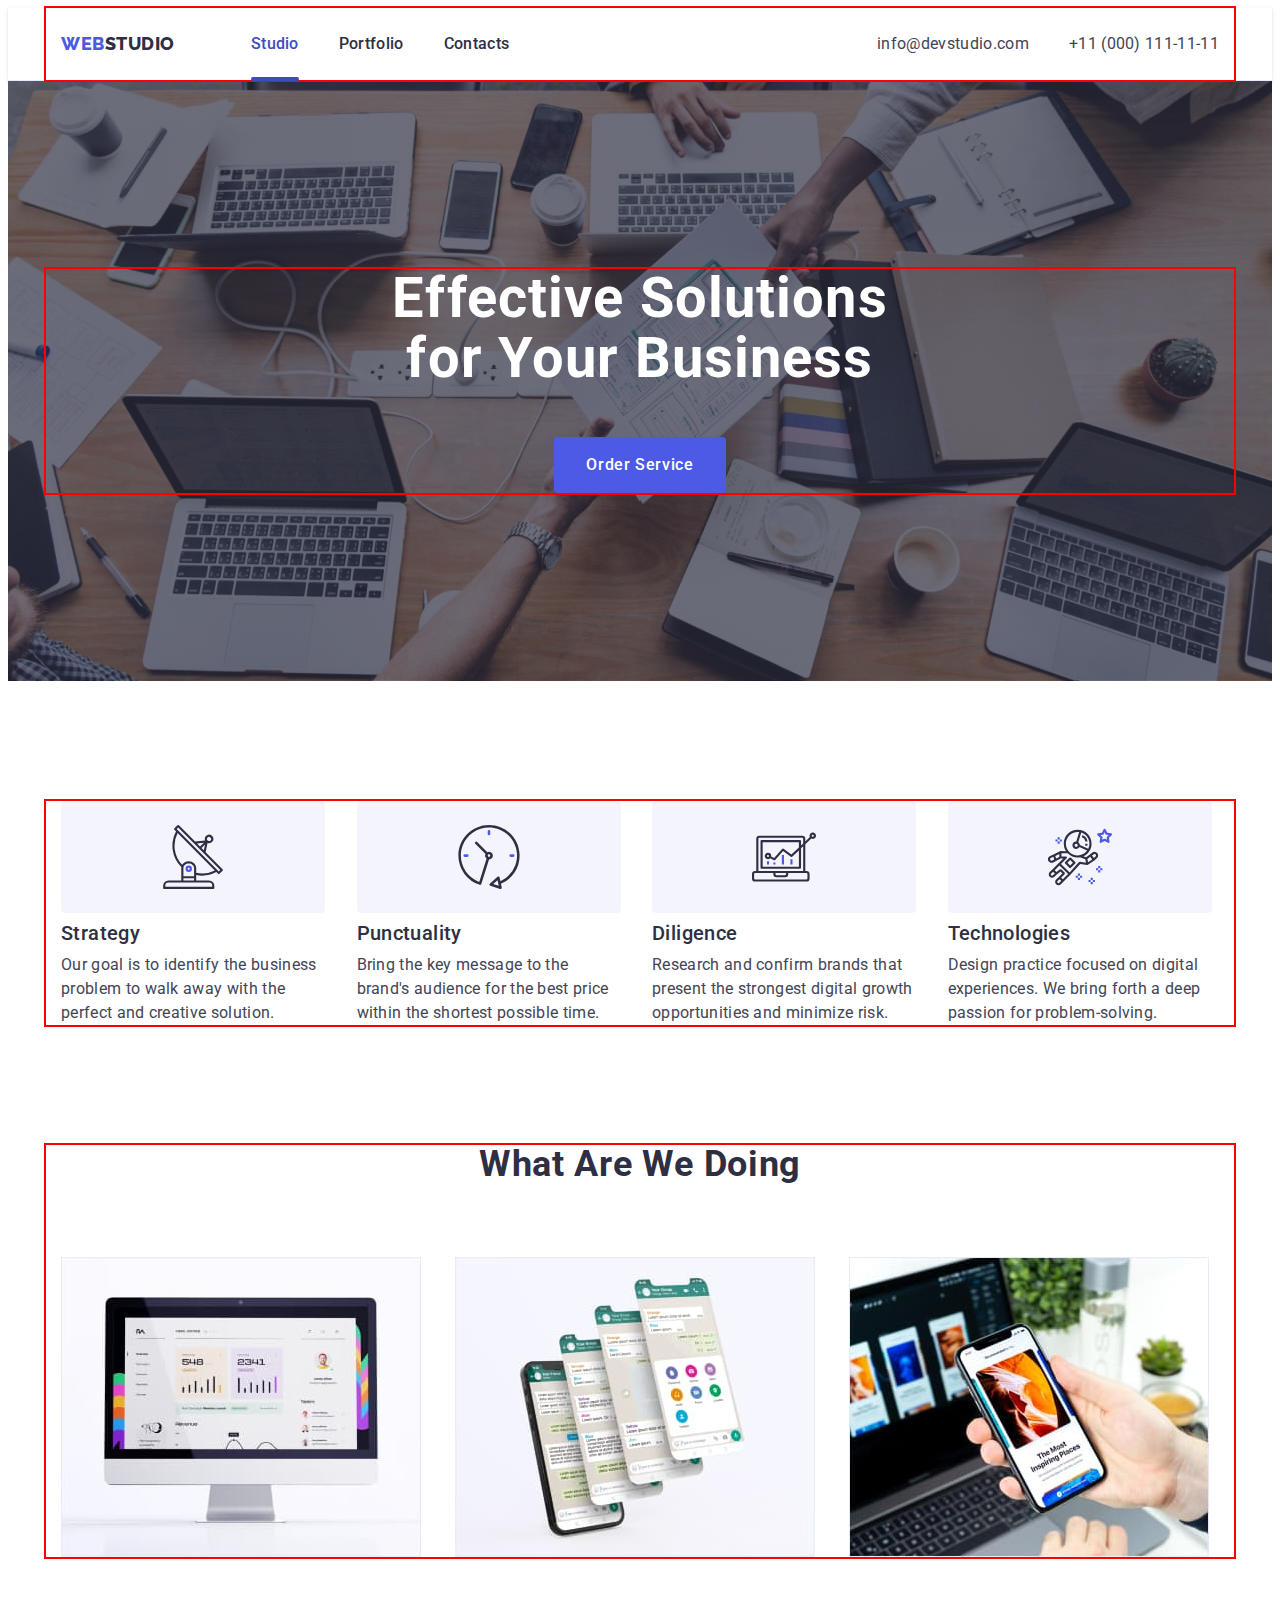
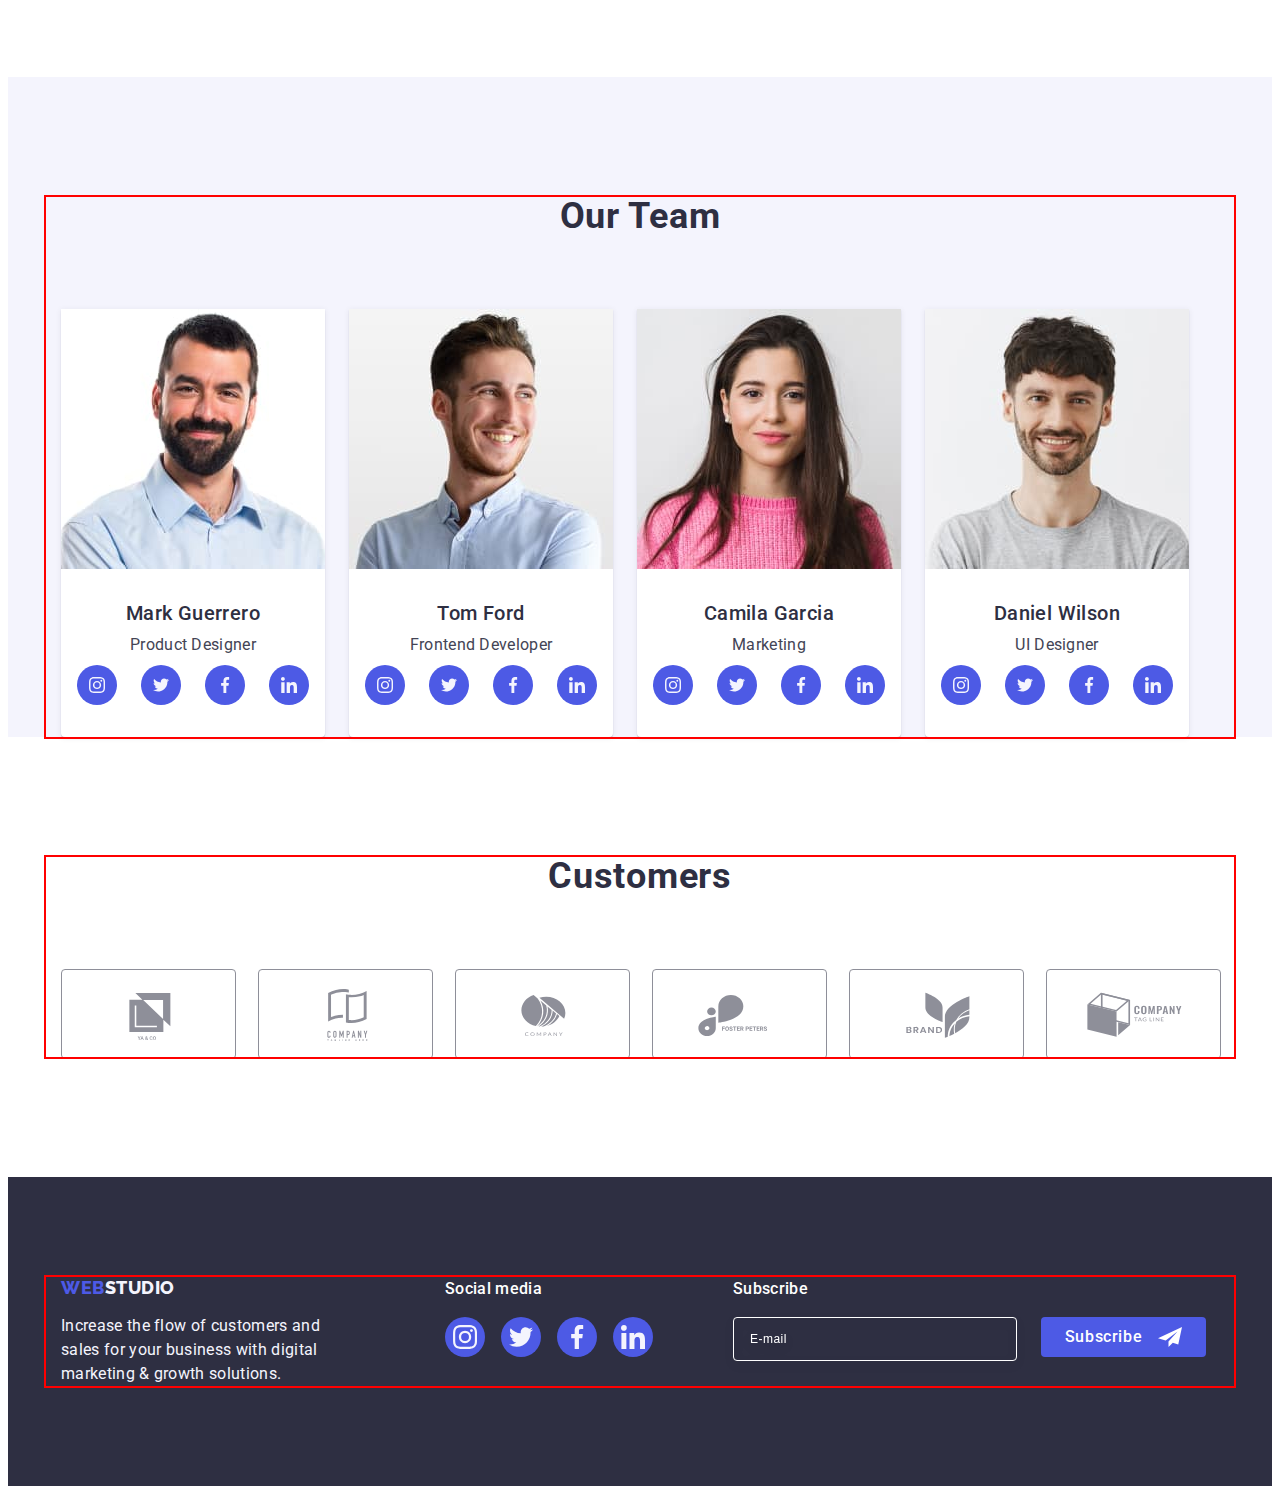
<file: index.html>
<!DOCTYPE html>
<html lang="en">
<head>
    <meta charset="UTF-8">
    <meta http-equiv="X-UA-Compatible" content="IE=edge">
    <meta name="viewport" content="width=device-width, initial-scale=1.0">
    <link rel="preconnect" href="https://fonts.googleapis.com">
    <link rel="preconnect" href="https://fonts.gstatic.com" crossorigin>
    <link href="https://fonts.googleapis.com/css2?family=Raleway:wght@800&family=Roboto:wght@400;500;700&display=swap" rel="stylesheet">
    <title>Web Studio</title>
    <link rel="stylesheet" href="https://cdnjs.cloudflare.com/ajax/libs/modern-normalize/2.0.0/modern-normalize.min.css" integrity="sha512-4xo8blKMVCiXpTaLzQSLSw3KFOVPWhm/TRtuPVc4WG6kUgjH6J03IBuG7JZPkcWMxJ5huwaBpOpnwYElP/m6wg==" crossorigin="anonymous" referrerpolicy="no-referrer">
        <link rel="stylesheet" href="./css/styles.css">
</head>
<body>
    <header class="header">
        <div class="container header-container">
        <nav class="header-nav">
            <a href="./index.html" class="header-logo link">WEB<span class="header-logo-accent">Studio</span></a>
            <ul class="header-menu list">
                <li class="header-menu-item"><a class="header-menu-link link current" href="./index.html">Studio</a></li>
                <li class="header-menu-item"><a class="header-menu-link link" href="./portfolio.html">Portfolio</a></li>
                <li class="header-menu-item"><a class="header-menu-link link" href="">Contacts</a></li>
            </ul>
        </nav>
        <address class="header-address">
            <ul class="header-address-list list">
                <li class="header-address-item">
                    <a class="header-address-link link" href="mailto:info@devstudio.com">info@devstudio.com</a>
                </li>
                <li class="header-address-item">
                    <a class="header-address-link link" href="tel:+110001111111">+11 (000) 111-11-11</a>
                </li>   
            </ul>
        </address>
        </div>
    </header>

    <main>
        <section class="hero">
            <div class="container hero-container">
            <h1 class="hero-title">Effective Solutions for Your Business</h1>
            <button type="button" class="hero-btn" data-modal-open>Order Service</button>
            </div>
        </section>

        <section class="benefits">
            <div class="container">
            <h2 class="visually-hidden">Benefits</h2>
            <ul class="benefits-list list">
                <li class="benefits-item">
                    <div class="benefits-item-block">
                        <svg width="64" height="64">
                            <use href="./images/icons.svg#icon-antenna"></use>
                        </svg>
                    </div>
                    <h3 class="benefits-item-subtitle">Strategy</h3>
                    <p class="benefits-item-text">
                        Our goal is to identify the business
                        problem to walk away with the
                        perfect and creative solution. 
                    </p>
                </li>
                <li class="benefits-item">
                    <div class="benefits-item-block">
                        <svg width="64" height="64">
                            <use href="./images/icons.svg#icon-clock"></use>
                        </svg>
                    </div>
                    <h3 class="benefits-item-subtitle">Punctuality</h3>
                    <p class="benefits-item-text">
                        Bring the key message to the
                        brand's audience for the best price
                        within the shortest possible time.
                    </p>
                </li>
                <li class="benefits-item">
                    <div class="benefits-item-block">
                        <svg width="64" height="64">
                            <use href="./images/icons.svg#icon-diagram"></use>
                        </svg>
                    </div>
                    <h3 class="benefits-item-subtitle">Diligence</h3>
                    <p class="benefits-item-text">
                        Research and confirm brands that
                        present the strongest digital growth
                        opportunities and minimize risk.
                    </p>
                </li>
                <li class="benefits-item">
                    <div class="benefits-item-block">
                        <svg width="64" height="64">
                            <use href="./images/icons.svg#icon-astronaut"></use>
                        </svg>
                    </div>
                    <h3 class="benefits-item-subtitle">Technologies</h3>
                    <p class="benefits-item-text">
                        Design practice focused on digital
                        experiences. We bring forth a deep
                        passion for problem-solving.
                    </p>
                </li>
            </ul>
            </div>
        </section>

        <section class="products">
            <div class="container">
            <h2 class="products-title">What are we doing</h2>
            <ul class="products-list list">
                <li class="products-item">
                    <img src="./images/img1.jpg" alt="monitor screen" width="360">
                </li>
                <li class="products-item">
                    <img src="./images/img2.jpg" alt="phone screens" width="360">
                </li>
                <li class="products-item">
                    <img src="./images/img3.jpg" alt="phone in hand" width="360">
                </li>
            </ul>
            </div>
        </section>

        <section class="team">
            <div class="container">
            <h2 class="team-title">Our Team</h2>
            <ul class="team-list list">
                <li class="team-item">
                    <img src="./images/mark-product-designer.jpg" alt="Mark, product designer" width="264">
                    <div class="team-item-container">
                    <h3 class="team-item-subtitle">Mark Guerrero</h3>
                    <p class="team-item-text">Product Designer</p>
                    <ul class="team-soc">
                        <li class="team-soc-item">
                        <a class="team-soc-link link" href="" aria-label="instagram">
                            <svg class="team-soc-icon" width="16" height="16">
                                <use href="./images/icons.svg#icon-instagram"></use>
                            </svg>
                        </a>
                        </li>
                        <li class="team-soc-item">
                        <a class="team-soc-link link" href="" aria-label="twitter">
                            
                            <svg class="team-soc-icon" width="16" height="16">
                                 <use href="./images/icons.svg#icon-twitter"></use>
                            </svg>
                        </a>
                        </li>
                        <li class="team-soc-item">
                        <a class="team-soc-link link" href="" aria-label="facebook">
                            <svg class="team-soc-icon" width="16" height="16">
                                <use href="./images/icons.svg#icon-facebook"></use>
                            </svg>  
                        </a>
                        </li>
                        <li class="team-soc-item">
                        <a class="team-soc-link link" href="" aria-label="linkedin">
                            <svg class="team-soc-icon" width="16" height="16">
                                <use href="./images/icons.svg#icon-linkedin"></use>
                            </svg>        
                        </a>
                        </li>
                    </ul> 
                    </div>
                </li>
                <li class="team-item">
                    <img src="./images/tom-frontend-developer.jpg" alt="Tom, frontend developer" width="264">
                    <div class="team-item-container">
                    <h3 class="team-item-subtitle">Tom Ford</h3>
                    <p class="team-item-text">Frontend Developer</p>
                    <ul class="team-soc">
                        <li class="team-soc-item">
                        <a class="team-soc-link link" href="" aria-label="instagram">
                            <svg class="team-soc-icon" width="16" height="16">
                                <use href="./images/icons.svg#icon-instagram"></use>
                            </svg>
                        </a>
                        </li>
                        <li class="team-soc-item">
                        <a class="team-soc-link link" href="" aria-label="twitter">
                            <svg class="team-soc-icon" width="16" height="16">
                                 <use href="./images/icons.svg#icon-twitter"></use>
                            </svg> 
                        </a>
                        </li>
                        <li class="team-soc-item">
                        <a class="team-soc-link link" href="" aria-label="facebook">
                            <svg class="team-soc-icon" width="16" height="16">
                                <use href="./images/icons.svg#icon-facebook"></use>
                            </svg> 
                        </a>
                        </li>
                        <li class="team-soc-item">
                        <a class="team-soc-link link" href="" aria-label="linkedin">
                            <svg class="team-soc-icon" width="16" height="16">
                                <use href="./images/icons.svg#icon-linkedin"></use>
                            </svg>     
                        </a>
                        </li>
                    </ul> 
                    </div>
                </li>
                <li class="team-item">
                    <img src="./images/camila-marketing.jpg" alt="Camila, marketing" width="264">
                    <div class="team-item-container">
                    <h3 class="team-item-subtitle">Camila Garcia</h3>
                    <p class="team-item-text">Marketing</p>
                    <ul class="team-soc">
                        <li class="team-soc-item">
                        <a class="team-soc-link link" href="" aria-label="instagram">
                            <svg class="team-soc-icon" width="16" height="16">
                                <use href="./images/icons.svg#icon-instagram"></use>
                            </svg>
                        </a>
                        </li>
                        <li class="team-soc-item">
                        <a class="team-soc-link link" href="" aria-label="twitter">
                            <svg class="team-soc-icon" width="16" height="16">
                                 <use href="./images/icons.svg#icon-twitter"></use>
                            </svg>
                        </a>
                        </li>
                        <li class="team-soc-item">
                        <a class="team-soc-link link" href="" aria-label="facebook">
                            <svg class="team-soc-icon" width="16" height="16">
                                <use href="./images/icons.svg#icon-facebook"></use>
                            </svg>  
                        </a>
                        </li>
                        <li class="team-soc-item">
                        <a class="team-soc-link link" href="" aria-label="linkedin">
                            <svg class="team-soc-icon" width="16" height="16">
                                <use href="./images/icons.svg#icon-linkedin"></use>
                            </svg>       
                        </a>
                        </li>
                    </ul> 
                    </div>
                </li>
                <li class="team-item">
                    <img src="./images/daniel-ui-designer.jpg" alt="Daniel, UI designer" width="264">
                    <div class="team-item-container">
                    <h3 class="team-item-subtitle">Daniel Wilson</h3>
                    <p class="team-item-text">UI Designer</p>
                    <ul class="team-soc">
                        <li class="team-soc-item">
                        <a class="team-soc-link link" href="" aria-label="instagram">
                            <svg class="team-soc-icon" width="16" height="16">
                                <use href="./images/icons.svg#icon-instagram"></use>
                            </svg>
                        </a>
                        </li>
                        <li class="team-soc-item">
                        <a class="team-soc-link link" href="" aria-label="twitter">
                            <svg class="team-soc-icon" width="16" height="16">
                                 <use href="./images/icons.svg#icon-twitter"></use>
                            </svg> 
                        </a>
                        </li>
                        <li class="team-soc-item">
                        <a class="team-soc-link link" href="" aria-label="facebook">
                            <svg class="team-soc-icon" width="16" height="16">
                                <use href="./images/icons.svg#icon-facebook"></use>
                            </svg>  
                        </a>
                        </li>
                        <li class="team-soc-item">
                        <a class="team-soc-link link" href="" aria-label="linkedin">
                            <svg class="team-soc-icon" width="16" height="16">
                                <use href="./images/icons.svg#icon-linkedin"></use>
                            </svg>   
                        </a>
                        </li>
                    </ul>
                    </div> 
            </ul>
            </div>
        </section>

        <section class="customers">
            <div class="container">
            <h2 class="customers-title">Customers</h2>
            <ul class="customers-list">
                <li class="customers-item">
                    <a href="" class="customers-item-link link">
                    <svg class="customers-item-icon" width="104" height="56">
                        <use href="./images/icons.svg#icon-customers-icon1"></use>
                    </svg>
                    </a>
                </li>
                <li class="customers-item">
                    <a href="" class="customers-item-link link">
                    <svg class="customers-item-icon" width="104" height="56">
                        <use href="./images/icons.svg#icon-customers-icon2"></use>
                    </svg>
                    </a>
                </li>
                <li class="customers-item">
                    <a href="" class="customers-item-link link">
                    <svg class="customers-item-icon" width="104" height="56">
                        <use href="./images/icons.svg#icon-customers-icon3"></use>
                    </svg>
                    </a>
                </li>
                <li class="customers-item">
                    <a href="" class="customers-item-link link">
                    <svg class="customers-item-icon" width="104" height="56">
                        <use href="./images/icons.svg#icon-customers-icon4"></use>
                    </svg>
                    </a>
                </li>
                <li class="customers-item">
                    <a href="" class="customers-item-link link">
                    <svg class="customers-item-icon" width="104" height="56">
                        <use href="./images/icons.svg#icon-customers-icon5"></use>
                    </svg>
                    </a>
                </li>
                <li class="customers-item">
                    <a href="" class="customers-item-link link">
                    <svg class="customers-item-icon" width="104" height="56">
                        <use href="./images/icons.svg#icon-customers-icon6"></use>
                    </svg>
                    </a>
                </li>
            </ul>
            </div>
        </section>
    </main>

    <footer class="footer">
        <div class="container footer-container footer-container-form">
            <div class="footer-logo-text"> 
            <a href="./index.html" class="footer-logo link">WEB<span class="footer-logo-accent">Studio</span></a>
            <p class="footer-text">
            Increase the flow of customers and
            sales for your business with
            digital marketing & growth solutions.
            </p>
            </div>
        <div class="footer-soc">
        <p class="footer-soc-text">Social media</p>
        <ul class="footer-soc-list">
            <li class="footer-soc-item">
                <a class="footer-soc-link link" href="" aria-label="instagram">
                <svg class="footer-soc-icon" width="24" height="24">
                    <use href="./images/icons.svg#icon-instagram"></use>
                </svg>   
                </a>
            </li>
            <li class="footer-soc-item">
                <a class="footer-soc-link link" href="" aria-label="twitter">
                    <svg class="footer-soc-icon" width="24" height="24">
                    <use href="./images/icons.svg#icon-twitter"></use>
                </svg>       
                </a>
            </li>
            <li class="footer-soc-item">
                <a class="footer-soc-link link" href="" aria-label="facebook">
                    <svg class="footer-soc-icon" width="24" height="24">
                    <use href="./images/icons.svg#icon-facebook"></use>
                </svg>        
                </a>
            </li>
            <li class="footer-soc-item">
                <a class="footer-soc-link link" href="" aria-label="linkedin">
                    <svg class="footer-soc-icon" width="24" height="24">
                    <use href="./images/icons.svg#icon-linkedin"></use>
                    </svg>       
                </a>
            </li>
        </ul>
        </div>
            <div class="footer-subscribe-form">
            <p class="footer-subscribe footer-soc-text">Subscribe</p>
            <form class="footer-form">
                <label  class="footer-label" aria-label="footer email">
                <input type="email" name="footer-email" placeholder="E-mail" class="footer-input">
                </label>
                <button type="submit" class="footer-btn">Subscribe
                    <svg class="footer-form-icon" width="24" height="24">
                        <use href="./images/icons.svg#icon-subscribe"></use>
                    </svg> 
                </button>
            </form>
            </div>
        </div>
    </footer>

    <div class="backdrop is-hidden" data-modal>
        <div class="modal">
            <button type="button" class="modal-btn" data-modal-close>
                <svg class="modal-icon" width="8" height="8">
                    <use href="./images/icons.svg#icon-close-black"></use>
                </svg>
            </button>
            <p class="modal-title">Leave your contacts and we will call you back</p>
            <form class="modal-form">
                <div class="modal-field">
                <label for="user-name" class="modal-label">Name</label>
                    <div class="input-wrap">
                    <input type="text" name="user-name" class="modal-input" id="user-name">
                    <svg class="input-icon" width="18" height="24">
                        <use href="./images/icons.svg#icon-person-black"></use>
                    </svg>
                    </div>
                </div>
                <div class="modal-field">
                    <label for="user-phone" class="modal-label">Phone</label>
                    <div class="input-wrap">
                    <input type="tel" name="user-phone" class="modal-input" id="user-phone">
                    <svg class="input-icon" width="18" height="24">
                        <use href="./images/icons.svg#icon-phone-black"></use>
                    </svg>
                    </div>
                </div>
                <div class="modal-field">
                    <label for="user-email" class="modal-label">Email</label>
                    <div class="input-wrap">
                    <input type="email" name="user-email" class="modal-input" id="user-email">
                    <svg class="input-icon" width="18" height="24">
                        <use href="./images/icons.svg#icon-email-black"></use>
                    </svg>
                    </div>
                </div>
                <div class="modal-field-textarea">
                    <label for="user-comment" class="modal-label">Comment</label>
                    <textarea name="user-comment" id="user-comment" placeholder="Text input" class="modal-textarea"></textarea>
                </div>
                <div class="modal-field-check">
                    <input type="checkbox" name="user-privacy" id="user-privacy" class="input-check visually-hidden" value="true">
                    <label for="user-privacy" class="check-text">
                    <span class="check-text-span">
                        <svg class="icon-check" width="10" height="8">
                            <use href="./images/icons.svg#icon-check"></use>
                        </svg>
                    </span> I accept the terms and conditions of the <a href="" class="check-link">Privacy Policy</a></label>
                </div>
                    <button type="submit" class="modal-form-btn">Send</button>
            </form>
        </div>
    </div>
    <script src="./js/modal.js"></script>
</body>
</html>
</file>
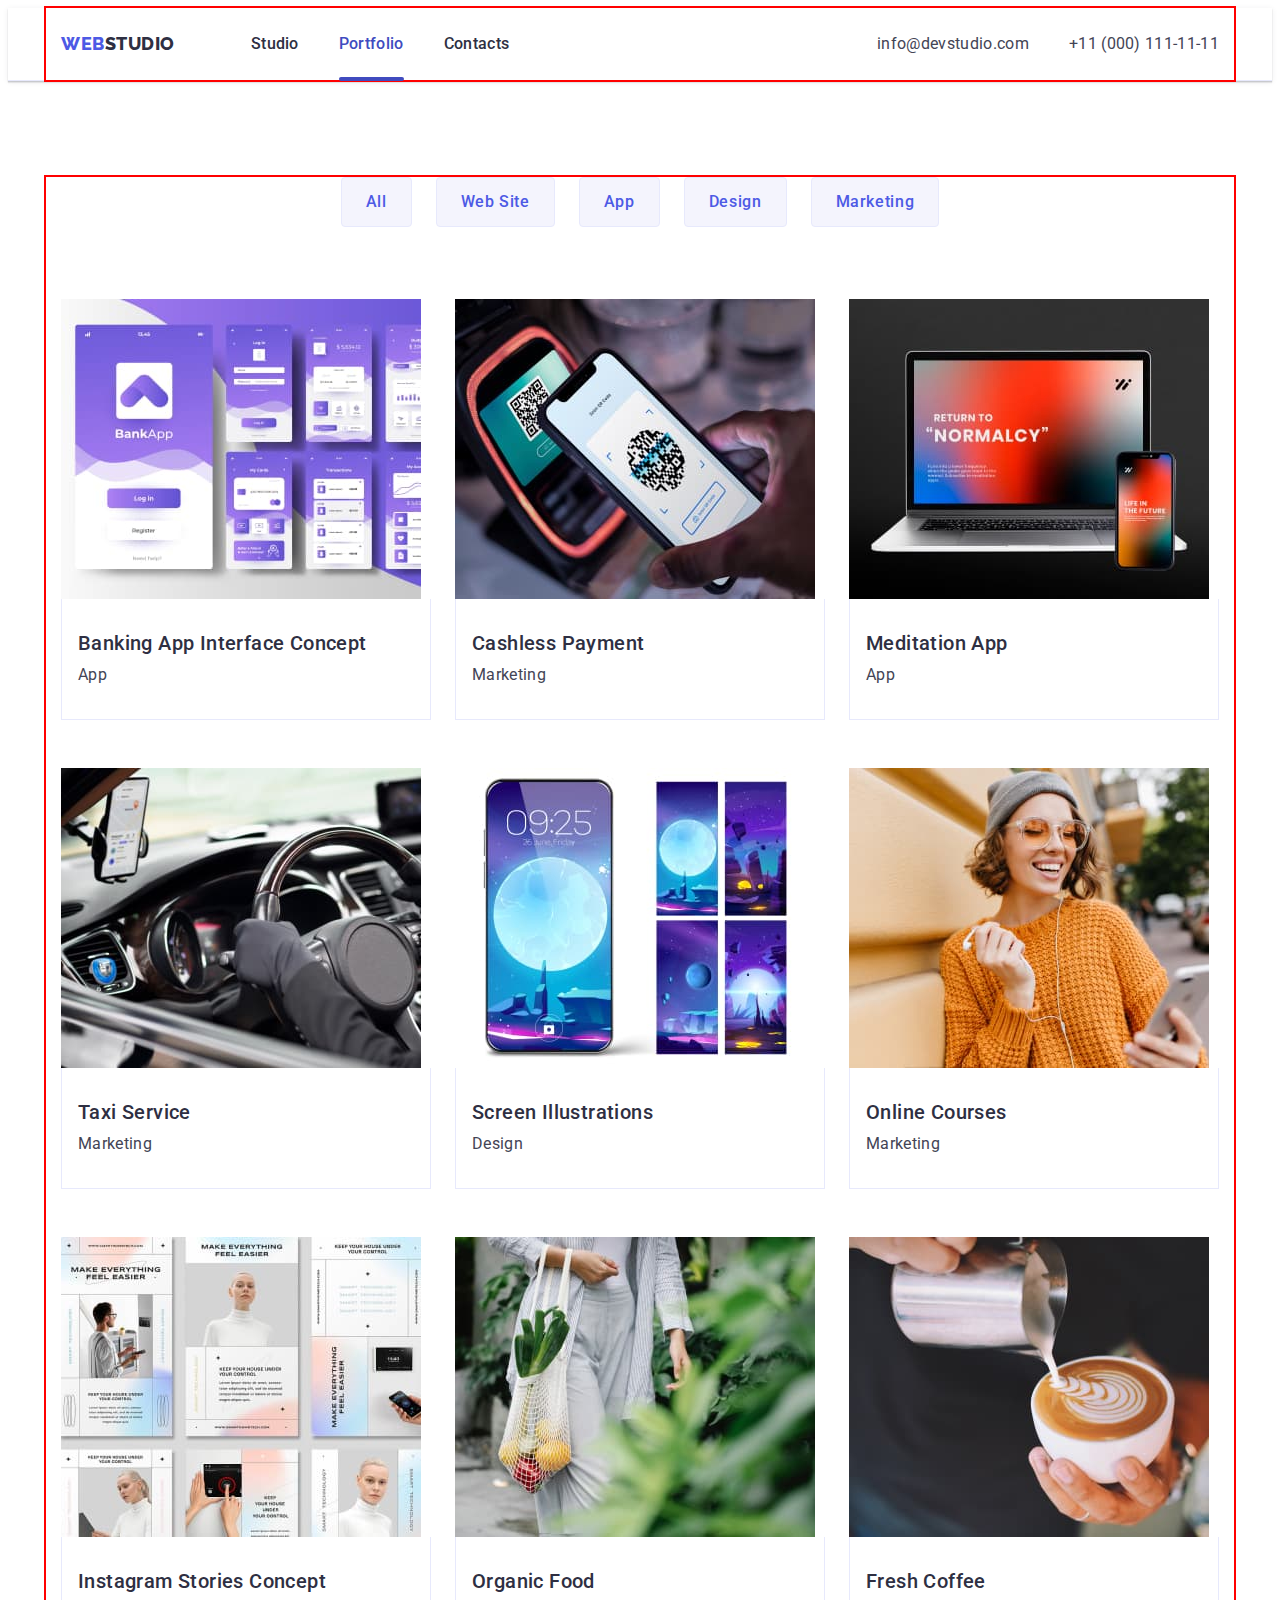
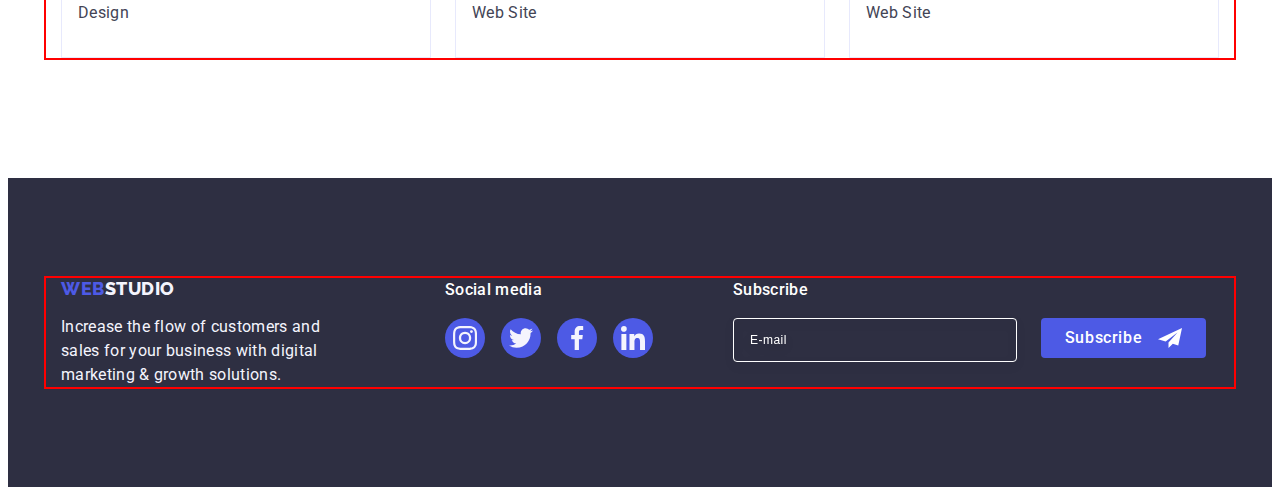
<file: portfolio.html>
<!DOCTYPE html>
<html lang="en">
<head>
    <meta charset="UTF-8">
    <meta http-equiv="X-UA-Compatible" content="IE=edge">
    <meta name="viewport" content="width=device-width, initial-scale=1.0">
    <link rel="preconnect" href="https://fonts.googleapis.com">
    <link rel="preconnect" href="https://fonts.gstatic.com" crossorigin>
    <link href="https://fonts.googleapis.com/css2?family=Raleway:wght@800&family=Roboto:wght@400;500;700&display=swap" rel="stylesheet">
    <title>Portfolio</title>
    <link rel="stylesheet" href="https://cdnjs.cloudflare.com/ajax/libs/modern-normalize/2.0.0/modern-normalize.min.css" integrity="sha512-4xo8blKMVCiXpTaLzQSLSw3KFOVPWhm/TRtuPVc4WG6kUgjH6J03IBuG7JZPkcWMxJ5huwaBpOpnwYElP/m6wg==" crossorigin="anonymous" referrerpolicy="no-referrer">
        <link rel="stylesheet" href="./css/styles.css">
</head>
<body>
    <header class="header">
        <div class="container header-container">
        <nav class="header-nav">
            <a href="./index.html" class="header-logo link">WEB<span class="header-logo-accent">Studio</span></a>
            <ul class="header-menu list">
                <li class="header-menu-item"><a class="header-menu-link link" href="./index.html">Studio</a></li>
                <li class="header-menu-item"><a class="header-menu-link link current" href="./portfolio.html">Portfolio</a></li>
                <li class="header-menu-item"><a class="header-menu-link link" href="">Contacts</a></li>
            </ul>
        </nav>
        <address class="header-address">
            <ul class="header-address-list list">
                <li class="header-address-item">
                    <a class="header-address-link link" href="mailto:info@devstudio.com">info@devstudio.com</a>
                </li>
                <li class="header-address-item">
                    <a class="header-address-link link" href="tel:+110001111111">+11 (000) 111-11-11</a>
                </li>   
            </ul>
        </address>
        </div>
    </header>

    <main>
        <section class="section-portfolio">
            <div class="container">
            <h1 class="visually-hidden section-portfolio">Section portfolio</h1>
            <ul class="buttons-list list">
                <li class="buttons-item">
                    <button type="button" class="section-btn">All</button>
                </li>
                <li class="buttons-item">
                    <button type="button" class="section-btn">Web Site</button>
                </li>
                <li class="buttons-item">
                    <button type="button" class="section-btn">App</button>
                </li>
                <li class="buttons-item">
                    <button type="button" class="section-btn">Design</button>
                </li>
                <li class="buttons-item">
                    <button type="button" class="section-btn">Marketing</button>
                </li>
            </ul>
        
            <ul class="examples-list list">
                <li class="examples-item">
                    <a href="" class="examples-item-link link">
                    <div class="examples-cover-div">
                    <img class="examples-link" src="./images/banking-app-interface-concept.jpg" alt="Banking App Interface Concept" width="360">
                    <p class="products-cover-text">14 Stylish and User-Friendly App Design Concepts · Task Manager App · Calorie Tracker App · Exotic Fruit Ecommerce App · Cloud Storage App</p>
                    </div>
                    <div class="examples-container">
                    <h2 class="examples-subtitle">Banking App Interface Concept</h2>
                    <p class="examples-text">App</p>
                    </div> 
                </a>
                </li>
                <li class="examples-item">
                    <a href="" class="examples-item-link link">
                    <div class="examples-cover-div">   
                    <img class="examples-link" src="./images/cashless-payment.jpg" alt="Cashless Payment" width="360">
                        <p class="products-cover-text">14 Stylish and User-Friendly App Design Concepts · Task Manager App · Calorie Tracker App · Exotic Fruit Ecommerce App · Cloud Storage App</p>
                    </div>
                    <div class="examples-container">
                    <h2 class="examples-subtitle">Cashless Payment</h2>
                    <p class="examples-text">Marketing</p>
                    </div>
                </a>
                </li>
                <li class="examples-item">
                    <a href="" class="examples-item-link link">
                    <div class="examples-cover-div"> 
                    <img class="examples-link" src="./images/meditation-app.jpg" alt="Meditation App" width="360">
                    
                        <p class="products-cover-text">14 Stylish and User-Friendly App Design Concepts · Task Manager App · Calorie Tracker App · Exotic Fruit Ecommerce App · Cloud Storage App</p>
                    </div>
                    <div class="examples-container">
                    <h2 class="examples-subtitle">Meditation App</h2>
                    <p class="examples-text">App</p>
                    </div>
                </a>
                </li>
                <li class="examples-item">
                    <a href="" class="examples-item-link link">
                    <div class="examples-cover-div">    
                    <img class="examples-link" src="./images/taxi-service.jpg" alt="Taxi service" width="360">
                        <p class="products-cover-text">14 Stylish and User-Friendly App Design Concepts · Task Manager App · Calorie Tracker App · Exotic Fruit Ecommerce App · Cloud Storage App</p>
                    </div>
                    <div class="examples-container">
                    <h2 class="examples-subtitle">Taxi Service</h2>
                    <p class="examples-text">Marketing</p>
                    </div>
                    </a>
                </li>
                <li class="examples-item">
                    <a href="" class="examples-item-link link">
                    <div class="examples-cover-div">   
                    <img class="examples-link" src="./images/screen-illustrations.jpg" alt="Screen Illustrations" width="360">
                        <p class="products-cover-text">14 Stylish and User-Friendly App Design Concepts · Task Manager App · Calorie Tracker App · Exotic Fruit Ecommerce App · Cloud Storage App</p>
                    </div>
                    <div class="examples-container">
                    <h2 class="examples-subtitle">Screen Illustrations</h2>
                    <p class="examples-text">Design</p>
                    </div>
                    </a>
                </li>
                <li class="examples-item">
                    <a href="" class="examples-item-link link">
                    <div class="examples-cover-div">   
                    <img class="examples-link" src="./images/online-courses.jpg" alt="Online Courses" width="360">
                        <p class="products-cover-text">14 Stylish and User-Friendly App Design Concepts · Task Manager App · Calorie Tracker App · Exotic Fruit Ecommerce App · Cloud Storage App</p>
                    </div>
                    <div class="examples-container">
                    <h2 class="examples-subtitle">Online Courses</h2>
                    <p class="examples-text">Marketing</p>
                    </div>
                    </a>
                </li>
                <li class="examples-item">
                    <a href="" class="examples-item-link link">
                    <div class="examples-cover-div">   
                    <img class="examples-link" src="./images/instagram-stories-concept.jpg" alt="Instagram Stories Concept" width="360">
                        <p class="products-cover-text">14 Stylish and User-Friendly App Design Concepts · Task Manager App · Calorie Tracker App · Exotic Fruit Ecommerce App · Cloud Storage App</p>
                    </div>
                    <div class="examples-container">
                    <h2 class="examples-subtitle">Instagram Stories Concept</h2>
                    <p class="examples-text">Design</p>
                    </div>
                    </a>
                </li>
                <li class="examples-item">
                    <a href="" class="examples-item-link link">
                    <div class="examples-cover-div">   
                    <img class="examples-link" src="./images/organic-food.jpg" alt="Organic Food" width="360">
                        <p class="products-cover-text">14 Stylish and User-Friendly App Design Concepts · Task Manager App · Calorie Tracker App · Exotic Fruit Ecommerce App · Cloud Storage App</p>
                    </div>
                    <div class="examples-container">
                    <h2 class="examples-subtitle">Organic Food</h2>
                    <p class="examples-text">Web Site</p>
                    </div>
                    </a>
                </li>
                <li class="examples-item">
                    <a href="" class="examples-item-link link">
                    <div class="examples-cover-div">       
                    <img class="examples-link" src="./images/fresh-coffee.jpg" alt="Fresh Coffee" width="360">
                        <p class="products-cover-text">14 Stylish and User-Friendly App Design Concepts · Task Manager App · Calorie Tracker App · Exotic Fruit Ecommerce App · Cloud Storage App</p>
                    </div>
                    <div class="examples-container">
                    <h2 class="examples-subtitle">Fresh Coffee</h2>
                    <p class="examples-text">Web Site</p>
                    </div>
                    </a>
                </li>
            </ul>
            </div>
        </section>
    </main>

    <footer class="footer">
        <div class="container footer-container footer-container-form">
            <div class="footer-logo-text"> 
            <a href="./index.html" class="footer-logo link">WEB<span class="footer-logo-accent">Studio</span></a>
            <p class="footer-text">
            Increase the flow of customers and
            sales for your business with
            digital marketing & growth solutions.
            </p>
            </div>
        <div class="footer-soc">
        <p class="footer-soc-text">Social media</p>
        <ul class="footer-soc-list">
            <li class="footer-soc-item">
                <a class="footer-soc-link link" href="" aria-label="instagram">
                <svg class="footer-soc-icon" width="24" height="24">
                    <use href="./images/icons.svg#icon-instagram"></use>
                </svg>   
                </a>
            </li>
            <li class="footer-soc-item">
                <a class="footer-soc-link link" href="" aria-label="twitter">
                    <svg class="footer-soc-icon" width="24" height="24">
                    <use href="./images/icons.svg#icon-twitter"></use>
                </svg>       
                </a>
            </li>
            <li class="footer-soc-item">
                <a class="footer-soc-link link" href="" aria-label="facebook">
                    <svg class="footer-soc-icon" width="24" height="24">
                    <use href="./images/icons.svg#icon-facebook"></use>
                </svg>        
                </a>
            </li>
            <li class="footer-soc-item">
                <a class="footer-soc-link link" href="" aria-label="linkedin">
                    <svg class="footer-soc-icon" width="24" height="24">
                    <use href="./images/icons.svg#icon-linkedin"></use>
                    </svg>       
                </a>
            </li>
        </ul>
        </div>
            <div class="footer-subscribe-form">
            <p class="footer-subscribe footer-soc-text">Subscribe</p>
            <form class="footer-form">
                <label  class="footer-label" aria-label="footer email">
                <input type="email" name="footer-email" placeholder="E-mail" class="footer-input">
                </label>
                <button type="submit" class="footer-btn">Subscribe
                    <svg class="footer-form-icon" width="24" height="24">
                        <use href="./images/icons.svg#icon-subscribe"></use>
                    </svg> 
                </button>
            </form>
            </div>
        </div>
    </footer>
</body>
</html>
</file>
<file: css/styles.css>
:root {
    --title-menu-color: #2E2F42;
    --main-text-color: #434455;
    --hero-footer-background-color: #2E2F42;
    --team-background-color: #F4F4FD;
    --footer-text-color: #F4F4FD;
    --index-body-background: #FFFFFF;
    --logo-color:  #4d5ae5;
    --header-accent-color: #2e2f42;
    --footer-accent-color:  #f4f4fd;
    --portfolio-body-color: #434455;
    --portfolio-btn-background: #F4F4FD;
    --transition: 250ms cubic-bezier(0.4, 0, 0.2, 1);
}

/**---------Index.html----------*/
body {
    font-family: 'Roboto', sans-serif;
    color: #434455;
    background-color: var(--index-body-background);
}

.link { 
    text-decoration: none;
}

.list {
    list-style-type: none;
}

p, h1, h2, h3, h4, h5, h6 {
    margin-top: 0;
    margin-bottom: 0;
}

ul {
    list-style-type: none;
    margin-top: 0;
    margin-bottom: 0;
    padding-left: 0;
}

img {
    display: block;
    max-width: 100%;
    height: auto;
}

.container {
    width: 100%;
    max-width: 1158px;
    padding-left: 15px;
    padding-right: 15px;
    margin: 0 auto;
    outline: 2px solid red;
}

/**---------HEADER----------*/

.header {
    border-bottom: 1px solid #E7E9FC;
    box-shadow: 0px 2px 1px rgba(46, 47, 66, 0.08), 0px 1px 1px rgba(46, 47, 66, 0.16), 0px 1px 6px rgba(46, 47, 66, 0.08);
}

.header-container {
    display: flex;
    align-items: center;
}

.header-logo {
    font-family: 'Raleway', sans-serif;
    font-weight: 800;
    font-size: 18px;
    line-height: 1.17;
    letter-spacing: 0.03em;
    color: var(--logo-color);
    text-transform: uppercase;
    margin-right: 76px;
}

.header-logo-accent {
    color: var(--header-accent-color);
}

.header-nav {
    display: flex;
    margin-right: auto;
    align-items: center;
}

.header-menu {
    display: flex;
    gap: 40px;
}

.header-menu-link {
    display: flex;
    font-weight: 500;
    line-height: 1.5;
    letter-spacing: 0.02em;
    color: var(--title-menu-color);
    padding-top: 24px;
    padding-bottom: 24px;
    transition: color var(--transition);
}

.header-menu-link:hover,
.header-menu-link:focus {
    color: #404BBF;
}

.current {
    position: relative;
    color: #404bbf;
}

.current:after {
    content: '';
    position: absolute;
    left: 0;
    bottom: -1px; 
    width: 100%;
    height: 4px;
    border-radius: 2px;
    background-color: #404BBF;
}

.header-address {
    font-style: normal;
}

.header-address-list {
    display: flex;
    gap: 40px;
    align-items: center;
}

.header-address-link {
    line-height: 1.5;
    letter-spacing: 0.02em;
    color: var(--main-text-color);
    transition: color var(--transition);
}

.header-address-link:hover,
.header-address-link:focus {
    color: #404BBF;
}

/**---------HERO----------*/

.hero {
    background-color: var(--hero-footer-background-color);
    background-image: url(../images/people-office.jpg);
    background-image: linear-gradient(
        rgba(46, 47, 66, 0.7),
        rgba(46, 47, 66, 0.7)
        ),
        url(../images/people-office.jpg);
    background-repeat: no-repeat;
    background-position: center;
    background-size: cover;
    max-width: 1440px;
    padding-top: 188px;
    padding-bottom: 188px;
    margin: 0 auto;
}

.hero-container {
    display: block;
}

.hero-title {
    color: #FFFFFF;
    font-weight: 700;
    font-size: 56px;
    line-height: 1.07;
    text-align: center;
    letter-spacing: 0.02em;
    max-width: 496px;
    margin-bottom: 48px;
    margin-left: auto;
    margin-right: auto;
}

.hero-btn {
    display: block;
    min-width: 169px;
    height: 56px;
    padding: 16px 32px;
    gap: 10px;
    font-family: inherit;
    font-weight: 500;
    font-size: 16px;
    line-height: 1.5;
    letter-spacing: 0.04em;
    color: #FFFFFF;
    background-color: #4D5AE5;
    cursor: pointer;
    border-radius: 4px;
    border: none;
    margin: 0 auto;
    transition: background-color var(--transition);
}

.hero-btn:hover,
.hero-btn:focus {
    background-color: #404BBF;
    box-shadow: 0px 4px 4px 0px rgba(0, 0, 0, 0.15);
}

/**---------Benefits----------*/

.benefits {
    padding-top: 120px;
    padding-bottom: 120px;
}

.visually-hidden {
    position: absolute;
    width: 1px;
    height: 1px;
    margin: -1px;
    border: 0;
    padding: 0;
    white-space: nowrap;
    clip-path: inset(100%);
    clip: rect(0 0 0 0);
    overflow: hidden;
  }
 
.benefits-list {
    display: flex;
    gap: 24px;
}

.benefits-item-block {
    width: 264px;
    height: 112px;
    background-color: #F4F4FD;
    border-radius: 4px;
    margin-bottom: 8px;
    display: flex;
    align-items: center;
    justify-content: center;
 }

.benefits-item {
    width: calc((100% - 72px/4));
}

.benefits-item-subtitle {
    font-weight: 500;
    font-size: 20px;
    line-height: 1.2;
    letter-spacing: 0.02em;
    color: var(--title-menu-color);
    margin-bottom: 8px;
}

.benefits-item-text {
    max-width: 264px;
    line-height: 1.5;
    letter-spacing: 0.02em;
    color: var(--main-text-color);
}

/**---------Products----------*/

.products {
    padding-bottom: 120px;
}

.products-list {
    display: flex;
    gap: 24px;
}

.products-title {
    font-weight: 700;
    font-size: 36px;
    line-height: 1.11;
    letter-spacing: 0.02em;
    text-transform: capitalize;
    color: var(--title-menu-color);
    text-align: center;
    margin-bottom: 72px;
}

.products-item {
    width: calc((100% - 48px) / 3); 
}

/**---------Team----------*/

.team {
    background: var(--team-background-color);
    width: 100%;
    padding-top: 120px;
}

.team-title {
    margin-bottom: 72px;
    font-weight: 700;
    font-size: 36px;
    line-height: 1.11;
    letter-spacing: 0.02em;
    text-transform: capitalize;
    color: var(--title-menu-color);
    text-align: center;
}

.team-list {
    display: flex;
    gap: 24px;
}

.team-item {
    background-color: #FFFFFF;
    width: calc((100%-72px)/4);
    box-shadow: 0px 2px 1px 0px rgba(46, 47, 66, 0.08),
                0px 1px 1px 0px rgba(46, 47, 66, 0.16),
                0px 1px 6px 0px rgba(46, 47, 66, 0.08);
    border-radius: 0px 0px 4px 4px;
}

.team-item-container {
    padding: 32px 0 32px;
}

.team-item-subtitle {
    margin-bottom: 8px;
    font-weight: 500;
    font-size: 20px;
    line-height: 1.2;
    letter-spacing: 0.02em;
    color: var(--title-menu-color);
    text-align: center;
}

.team-item-text {
    line-height: 1.5;
    letter-spacing: 0.02em;
    color: var(--main-text-color);
    text-align: center;
    margin-bottom: 8px;
}

.team-soc {
    display: flex;
    gap: 24px;
    align-items: center;
    justify-content: center;
}

.team-soc-item {
    width: 40px;
    height: 40px;
}

.team-soc-link {
    width: 100%;
    height: 100%;
    background-color: #4d5ae5;
    border-radius: 50%;
    display: flex;
    align-items: center;
    justify-content: center;
    transition: background-color var(--transition);
}

.team-soc-link:hover, 
.team-soc-link:focus {
    background-color: #404bbf;
}

.team-soc-icon {
    fill: #f4f4fd;
}

/**---------Customers----------*/

.customers {
    padding-top: 120px;
    padding-bottom: 120px;
}

.customers-title {
    margin-bottom: 72px;
    font-weight: 700;
    font-size: 36px;
    line-height: 1.11;
    letter-spacing: 0.02em;
    text-transform: capitalize;
    color: var(--title-menu-color);
    text-align: center;
}

.customers-list {
    display: flex;
    gap: 24px;
    align-items: center;
    justify-content: center;
}

.customers-item {
    width: calc((100% - 120px)/6);
    height: 88px;
}

.customers-item-link {
    width: 100%;
    height: 100%;
    border: 1px solid #8E8F99;
    border-radius: 4px;
    display: flex;
    align-items: center;
    justify-content: center;
    color:  #8E8F99;
    transition: border-color var(--transition), color var(--transition);
}

.customers-item-icon {
    fill: currentColor;
}

.customers-item-link:hover, 
.customers-item-link:focus {
    color: #404BBF;
    border-color: #404BBF;
} 

/**---------Footer----------*/

.footer {
    background-color: var(--hero-footer-background-color);
    padding-top: 100px;
    padding-bottom: 100px;
}

.footer-container {
    display: flex;
    align-items: baseline;
}

.footer-logo-text {
    margin-right: 120px;
}

.footer-logo {
    font-family: 'Raleway', sans-serif;
    font-weight: 800;
    font-size: 18px;
    line-height: 1.17;
    letter-spacing: 0.03em;
    color: var(--logo-color);
    text-transform: uppercase;
    margin-bottom: 16px;
}

.footer-logo.link {
    display: inline-block;
}

.footer-logo-accent {
    color: var(--footer-accent-color);
}

.footer-text {
    line-height: 1.5;
    letter-spacing: 0.02em;
    color: var(--footer-text-color);
    max-width: 264px;
}


.footer-soc-text {
    margin-bottom: 16px;
    font-weight: 500;
    font-size: 16px;
    line-height: 1.5;
    letter-spacing: 0.02em;
    color: #FFFFFF;
}

.footer-soc-list {
    display: flex;
    gap: 16px;
}

.footer-soc-item {
    width: 40px;
    height: 40px;
}

.footer-soc-link {
    width: 100%;
    height: 100%;
    background-color: #4d5ae5;
    border-radius: 50%;
    display: flex;
    align-items: center;
    justify-content: center;
    transition: background-color var(--transition);
}

.footer-soc-icon {
    fill: #f4f4fd;
}

.footer-soc-link:hover, 
.footer-soc-link:focus {
    background-color: #31D0AA;
}

.footer-subscribe-form {
    margin-left: 80px;
}

.footer-form {
    display: flex;
    gap: 24px;
}

.footer-input {
    width: 264px;
    height: 40px;
    border: 1px solid #FFFFFF;
    background-color: transparent;
    font-size: 12px;
    line-height: 1.5;
    letter-spacing: 0.04em;
    padding-left: 16px;
    filter: drop-shadow(0px 4px 4px rgba(0, 0, 0, 0.15));
    border-radius: 4px;
    color: #FFFFFF;
}

.footer-input::placeholder {
    color: #FFFFFF;
}
   
.footer-btn {
    min-width: 165px;
    height: 40px;
    display: flex; 
    justify-content: center;
    align-items: center;
    font-family: "Roboto", sans-serif;
    font-weight: 500;
    font-size: 16px;
    line-height: 1.5;
    letter-spacing: 0.04em;
    color: #FFFFFF;
    background-color: #4D5AE5;
    border: none;
    border-radius: 4px;
    cursor: pointer;
}

.footer-form-icon {
    margin-left: 16px;
    fill: #ffffff;
}

.backdrop {
    position: fixed;
    top: 0;
    z-index: 2;
    width: 100%;
    height: 100%;
    transition: opacity  var(--transition), visibility var(--transition);
    background-color: rgba(46, 47, 66, 0.4);
}
 
.modal {
    position: absolute;
    top: 50%;
    left: 50%;
    transform: translate(-50%, -50%) scale(1);
    transition: transform var(--transition);
    width: 408px;
    min-height: 584px;
    background-color: #FCFCFC;
    box-shadow: 0px 1px 1px rgba(0, 0, 0, 0.14), 0px 1px 3px rgba(0, 0, 0, 0.12), 0px 2px 1px rgba(0, 0, 0, 0.2);
    border-radius: 4px; 
    padding: 72px 24px 24px 24px;
}

.backdrop.is-hidden .modal {
    transform: translate(-50%, -50%) scale(0);
}

.modal-btn {
    position: absolute;
    right: 24px;
    top: 24px;
    width: 24px;
    height: 24px;
    border: 1px solid rgba(0, 0, 0, 0.1);
    padding: 0;
    background-color: #E7E9FC;
    border-radius: 50%;
    cursor: pointer;
    display: flex;
    align-items: center;
    justify-content: center;
    transition: background-color var(--transition), border var(--transition); 
}

.modal-btn:hover,
.modal-btn:focus {
    background-color: #404bbf; 
    border: none;
    color: #ffffff;
}

.is-hidden {
    visibility: hidden;
    opacity: 0;
    pointer-events: none;
}

.modal-icon {
    fill: currentColor;
    transition: fill var(--transition);
}

.modal-title {
    font-weight: 500;
    line-height: 1.5;
    text-align: center;
    letter-spacing: 0.02em;
    color: #2E2F42;
    margin-bottom: 16px;
} 

.modal-input {
    width: 100%;
    height: 40px;
    border: 1px solid rgba(46, 47, 66, 0.4);
    border-radius: 4px;
    background-color: transparent;
    padding-left: 38px;
    padding-right: 16px;
    outline: transparent;
    transition: border-color var(--transition);
}

.modal-input:focus {
    border-color: #4D5AE5;
}

.modal-input:focus + .input-icon {
    fill: #4D5AE5;
}

.modal-field {
    margin-bottom: 8px;
}

.modal-label {
    font-size: 12px;
    line-height: 1.17;
    letter-spacing: 0.04em;
    color: #8E8F99;
    display: block;
    margin-bottom: 4px;
}

.input-wrap {
    position: relative;
}

.input-icon {
    fill: currentColor;
    position: absolute;
    left: 16px;
    top: 50%;
    transform: translateY(-50%);
    transition: fill var(--transition);
}

.modal-field-textarea {
    margin-bottom: 16px;
}

.modal-textarea {
    width: 100%;
    height: 120px;
    font-size: 12px;
    line-height: 1.17;
    letter-spacing: 0.04em;
    color: rgba(46, 47, 66, 0.4);
    border: 1px solid rgba(46, 47, 66, 0.4);
    border-radius: 4px;
    background-color: transparent;
    padding: 8px 16px;
    outline: transparent;
    resize: none;
    transition: border-color var(--transition);
}

.modal-textarea:focus {
    border-color: #4D5AE5;
}

.modal-field-check {
    margin-bottom: 24px;
}

.check-text {
    font-size: 12px;
    line-height: 1.17;
    letter-spacing: 0.04em;
    color: #8E8F99;
}

.check-text-span {
    width: 16px;
    height: 16px;
    border: 1px solid rgba(46, 47, 66, 0.4);
    border-radius: 2px;
    transition: background-color var(--transition), border var(--transition), fill var(--transition);
    display: inline-flex;
    align-items: center;
    justify-content: center;
    fill: transparent;
}

.check-link {
    color: #4D5AE5;
    text-decoration: underline;
}

.input-check:checked + .check-text span {
    background-color: #404BBF;
    border: none;
    fill: #F4F4FD; 
}

.modal-form-btn {
    display: block;
    min-width: 169px;
    height: 56px;
    font-weight: 500;
    font-size: 16px;
    line-height: 1.5;
    letter-spacing: 0.04em;
    color: #FFFFFF;
    padding: 16px 32px;
    background-color: #4D5AE5;
    border-radius: 4px;
    cursor: pointer;
    border: none;
    margin: 0 auto;
    transition: background-color var(--transition);
}

.modal-form-btn:is(hover, :focus) {
    background-color: #404BBF;
    box-shadow: 0px 4px 4px 0px rgba(0, 0, 0, 0.15);
}

/**---------Portfolio.html----------*/

body {
    font-family: 'Roboto', sans-serif;
    color: var(--portfolio-body-color);
}
/**---------Header----------*/

.header-logo {
    font-family: 'Raleway', sans-serif;
    font-weight: 800;
    font-size: 18px;
    line-height: 1.17;
    letter-spacing: 0.03em;
    color: var(--logo-color);
    text-transform: uppercase;
}

.header-logo-accent {
    color: var(--header-accent-color);
}

.header-menu-link {
    font-weight: 500;
    line-height: 1.5;
    letter-spacing: 0.02em;
    color: var(--title-menu-color);
}

.current {
    position: relative;
    color: #404bbf;
}

.header-menu-link:hover,
.header-menu-link:focus {
    color: #404BBF;
}

.header-address {
    font-style: normal;
}

.header-address-link {
    line-height: 1.5;
    letter-spacing: 0.02em;
    color: var(--main-text-color);
}

.header-address-link:hover,
.header-address-link:focus {
    color: #404BBF;
}

/**---------Main----------*/

.section-portfolio {
    padding-top: 96px;
    padding-bottom: 120px; 
}

.visually-hidden {
    position: absolute;
    width: 1px;
    height: 1px;
    margin: -1px;
    border: 0;
    padding: 0;
    white-space: nowrap;
    clip-path: inset(100%);
    clip: rect(0 0 0 0);
    overflow: hidden;
  }

.buttons-list {
    display: flex;
    justify-content: center;
    gap: 24px;
    margin-bottom: 72px;
}

.section-btn {
    font-family: inherit;
    font-weight: 500;
    font-size: 16px;
    line-height: 1.5;
    letter-spacing: 0.04em;
    color: #4D5AE5;
    background-color: var(--portfolio-btn-background);
    cursor: pointer;
    padding-top: 12px;
    padding-bottom: 12px;
    padding-left: 24px;
    padding-right: 24px;
    border: 1px solid #e7e9fc;
    border-radius: 4px;
    transition: color var(--transition), background-color var(--transition), border-color var(--transition), box-shadow var(--transition);
}

.section-btn:hover,
.section-btn:focus {
    color: #FFFFFF;
    background-color: #404BBF;
    border: 1px solid transparent;
    box-shadow: 0px 3px 1px rgba(0, 0, 0, 0.1), 0px 2px 1px rgba(0, 0, 0, 0.08), 0px 2px 2px rgba(0, 0, 0, 0.12); 
}

.examples-list {
    display: flex;
    flex-wrap: wrap;
    column-gap: 24px;
    row-gap: 48px;
}

.examples-item {
    width: calc((100% - 48px) / 3);
}

.examples-item-link {
    display: block;
    transition: box-shadow var(--transition);
}

.examples-item-link:hover,
.examples-item-link:focus {
    box-shadow: 0px 1px 6px rgba(46, 47, 66, 0.08), 0px 1px 1px rgba(46, 47, 66, 0.16), 0px 2px 1px rgba(46, 47, 66, 0.08);
}

.examples-cover-div {
    position: relative;
    overflow: hidden;
}

.products-cover-text {
    position: absolute;
    top: 0;
    font-size: 16px;
    line-height: 1.5;
    letter-spacing: 0.02em;
    color: #F4F4FD;
    padding: 40px 32px; 
    background-color: #4d5ae5;
    height: 100%;
    width: 100%;
    transform: translateY(100%);
    transition: transform var(--transition);
}

.examples-item-link:hover .products-cover-text, 
.examples-item-link:focus .products-cover-text {
    transform: translateY(0%);
}

.examples-container {
    padding: 32px 16px;
    border: 1px solid #e7e9fc;
    border-top: none;
}

.examples-subtitle {
    font-weight: 500;
    font-size: 20px;
    line-height: 1.2;
    letter-spacing: 0.02em;
    color: var(--title-menu-color);
    margin-bottom: 8px;
}

.examples-text {
    font-size: 16px;
    line-height: 1.5;
    letter-spacing: 0.02em;
    color: var(--main-text-color);
}

/**---------Footer----------*/

.footer {
    background-color: var(--hero-footer-background-color);
}

.footer-logo {
    font-family: "Raleway", sans-serif;
    color: var(--logo-color);
    text-transform: uppercase;
}

.footer-logo-accent {
    color: var(--footer-accent-color)
}

.footer-text {
    line-height: 1.5;
    letter-spacing: 0.02em;
    color: var(--footer-text-color);
}
</file>
